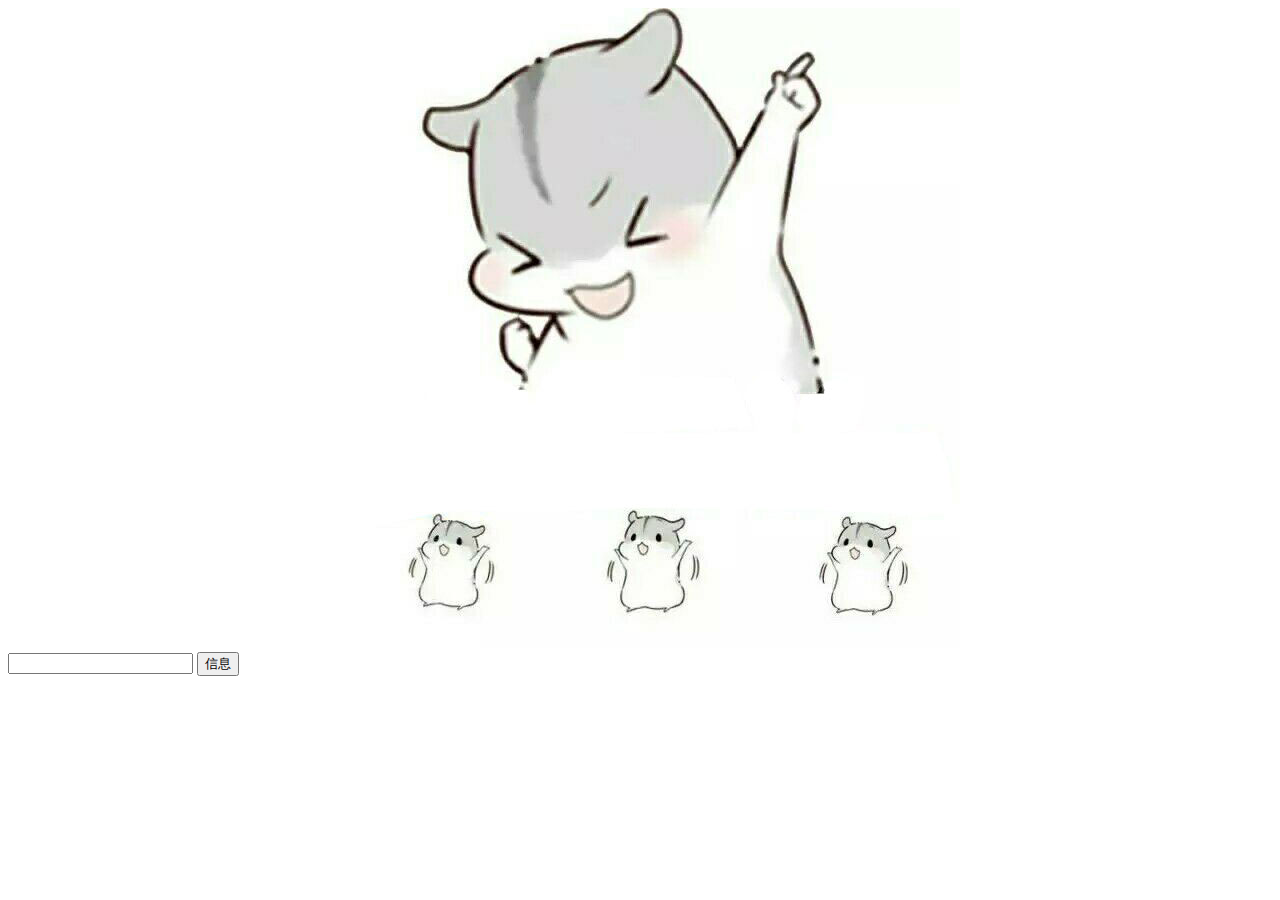
<file: index.html>
<!DOCTYPE HTML>
<html>

	<head>
		<title></title>
		<meta http-equiv="Content-Type" content="text/html; charset=utf-8">
		<meta name="renderer" content="webkit">
		<meta http-equiv="X-UA-Compatible" content="IE=edge,chrome=1">
		<meta name="viewport" content="width=device-width, initial-scale=1, maximum-scale=1">
		<meta name="apple-mobile-web-app-status-bar-style" content="black">
		<meta name="apple-mobile-web-app-capable" content="yes">
		<meta name="format-detection" content="telephone=no">

		<!-- 让IE8/9支持媒体查询，从而兼容栅格 -->
		<!--[if lt IE 9]>
		<script src="https://cdn.bootcss.com/html5shiv/3.7.3/html5shiv.min.js"></script>
		<script src="https://cdn.staticfile.org/html5shiv/r29/html5.min.js"></script>
		<script src="https://cdn.staticfile.org/respond.js/1.4.2/respond.min.js"></script>
		<script src="https://cdn.bootcss.com/picturefill/3.0.3/picturefill.min.js"></script>
	<![endif]-->

	</head>

	<body>
		<div id="div_outimg" style="margin-left: auto; margin-right: auto; width: 640px; position: relative;">

			<img id="img_doutu" src="res/img/doutu.jpg" style="position: relative;" />
			<div id="div_text" style="position: absolute; z-index: 2; bottom: 1px; font-size: 16px; background-color: #ffeeaa; cursor:move;" draggable="true">
				<!--<span id="spn_text" style="cursor: pointer;"></span>-->
			</div>
			<!--<div style="position: absolute; z-index: 1; bottom: 1px; width: 100px; height: 40px; background-color: #ffeeff;"></div>-->
		</div>

		<input type="text" id="txt_text" value="" />
		<button id="btn_info">信息</button>
	</body>

</html>
<script type="text/javascript" src="res/js/jquery.js"></script>
<script type="text/javascript" src="res/js/draggabilly.pkgd.min.js"></script>
<script>
	$(function() {

		//得到页面加载后字体层最开始的字体大小
		//var font_size=parseFloat($("#div_text").css("font-size"), 10);
		var font_size = 48;
		$("#div_text").css("font-size", font_size + "px");
		$("#div_text").css("line-height", font_size + "px");
		$("#div_text").css("height", font_size + "px");
		//通过键盘事件设置spn_text的内容与div_text的安全度与位置
		document.getElementById("txt_text").onkeyup = function() {
			var text_val = $("#txt_text").val();
			var div_width = text_val.length * font_size + 2
			$("#div_text").css("width", div_width + "px");
			//			$("#spn_text").empty();
			//			$("#spn_text").append(text_val);
			$("#div_text").empty();
			$("#div_text").append(text_val);
			$("#div_text").css("left", (($("#div_outimg").innerHeight() - div_width) / 2) + "px");
		};

		$("#div_text").draggabilly({ containment: true });
		
		$("#btn_info").click(function(){
			alert($("#div_text").css("left")+"-"+$("#div_text").css("top"));
		});
		
	});
</script>
</file>
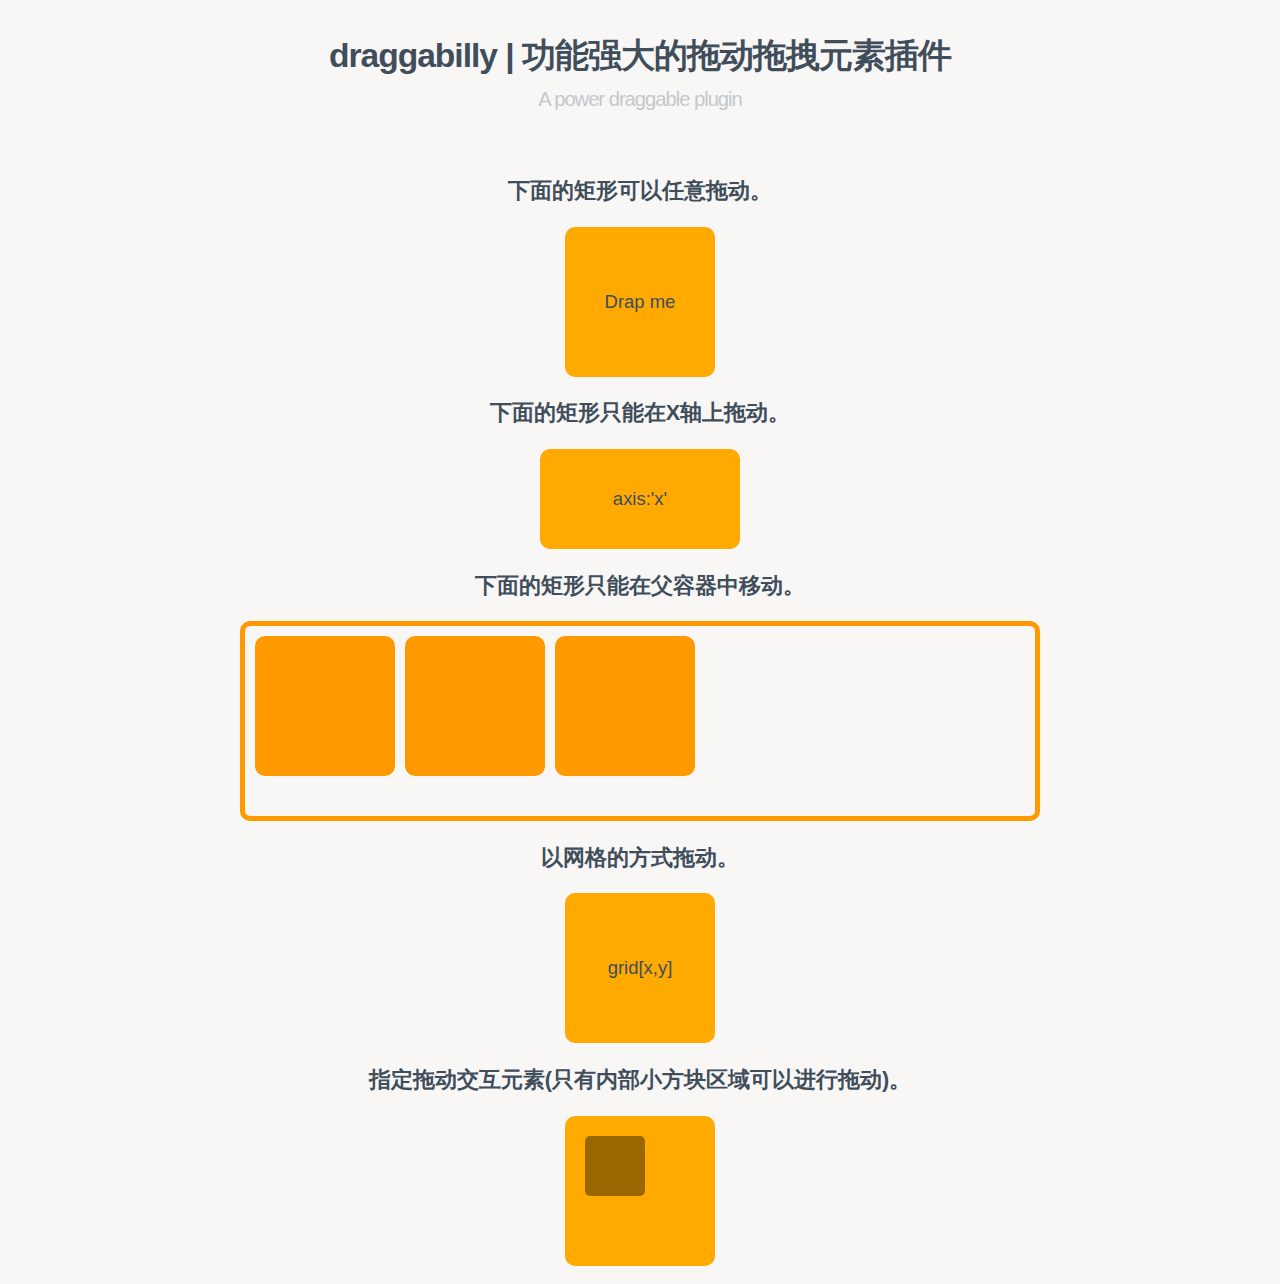
<file: tuodongdemo/index.html>
<!doctype html>
<html lang="zh">
<head>
	<meta charset="UTF-8">
	<meta http-equiv="X-UA-Compatible" content="IE=edge,chrome=1"> 
	<meta name="viewport" content="width=device-width, initial-scale=1.0">
	<title>draggabilly | 功能强大的拖动拖拽元素插件|DEMO_jQuery之家-自由分享jQuery、html5、css3的插件库</title>
	<link rel="stylesheet" type="text/css" href="css/normalize.css" />
	<link rel="stylesheet" type="text/css" href="css/default.css">
	<style type="text/css">
		.box {
		  position: relative;
	      background: #fa0;
	      border-radius: 10px;
	      z-index: 10;
	      margin:0 auto;
	    }
	    .box:hover{cursor: move;}
	    .box.is-pointer-down {
		  background: #09F;
		}
		.box.is-dragging { opacity: 0.7; }
	    .box-1{
	    	width:  150px;
	      	height: 150px;
	    }
	    .box-2{
	    	width: 200px;
	    	height: 100px;
	    }
	    .box-3{
	    	width:  150px;
	      	height: 150px;
	    }
	    .box-4{
	    	width: 150px;
	    	height: 150px;
	    	padding: 20px;
	    }
	    .total-centered {
		  position: absolute;
		  width: 100%;
		  top: 50%;
		  text-align: center;
		  -webkit-transform: translateY(-50%);
		  -moz-transform: translateY(-50%);
		  -ms-transform: translateY(-50%);
		  -o-transform: translateY(-50%);
		  transform: translateY(-50%);
		}
		.container {
		  padding: 10px;
		  border: 5px solid #F90;
		  width: 800px;
		  height: 200px;
		  border-radius: 10px;
		  margin:0 auto;
		}

		.draggable {
		  width: 140px;
		  height: 140px;
		  background: #F90;
		  border-radius: 10px;
		  margin: 0 10px 10px 0;
		  float: left;
		}
		.draggable.is-pointer-down {
		  background: #09F;
		  z-index: 12; /* above other draggies */
		}
		.handle {
		  background: #555;
		  background: hsla(0, 0%, 0%, 0.4);
		  width: 60px;
		  height: 60px;
		  border-radius: 5px;
		}
	</style>
	<!--[if IE]>
		<script src="http://libs.useso.com/js/html5shiv/3.7/html5shiv.min.js"></script>
	<![endif]-->
</head>
<body>
	<article class="htmleaf-container">
		<header class="htmleaf-header">
			<h1>draggabilly | 功能强大的拖动拖拽元素插件 <span>A power draggable plugin</span></h1>

		</header>
		<div class="htmleaf-content">
			<h3>下面的矩形可以任意拖动。</h3>
			<div class="box box-1" id="draggable1">
				<div class="total-centered">Drap me</div>
			</div>
			<h3>下面的矩形只能在X轴上拖动。</h3>
			<div class="box box-2" id="draggable2">
				<div class="total-centered">axis:'x'</div>
			</div>
			<h3>下面的矩形只能在父容器中移动。</h3>
			<div class="container">
			  <div class="draggable"></div>
			  <div class="draggable"></div>
			  <div class="draggable"></div>
			</div>
			<h3>以网格的方式拖动。</h3>
			<div class="box box-3" id="draggable3"><div class="total-centered">grid[x,y]</div></div>
			<h3>指定拖动交互元素(只有内部小方块区域可以进行拖动)。</h3>
			<div class="box box-4" id="draggable4">
			  <div class="handle"></div>
			</div>
		</div>

	</article>
	
	<script src="http://libs.useso.com/js/jquery/2.1.1/jquery.min.js" type="text/javascript"></script>
	<script>window.jQuery || document.write('<script src="js/jquery-2.1.1.min.js"><\/script>')</script>
	<script type="text/javascript" src="dist/draggabilly.pkgd.min.js"></script>
	<script type="text/javascript">
		$(function(){
			$('#draggable1').draggabilly();
			$('#draggable2').draggabilly({
				axis: 'x'
			}); 
			$('.draggable').draggabilly({ containment: true });
			$('#draggable3').draggabilly({grid: [100,100]});
			$('#draggable4').draggabilly({ handle: '.handle' });
		});
	</script>
</body>
</html>
</file>
<file: tuodongdemo/css/default.css>
@import url(http://fonts.useso.com/css?family=Raleway:200,500,700,800);
@font-face {
	font-family: 'icomoon';
	src:url('../fonts/icomoon.eot?rretjt');
	src:url('../fonts/icomoon.eot?#iefixrretjt') format('embedded-opentype'),
		url('../fonts/icomoon.woff?rretjt') format('woff'),
		url('../fonts/icomoon.ttf?rretjt') format('truetype'),
		url('../fonts/icomoon.svg?rretjt#icomoon') format('svg');
	font-weight: normal;
	font-style: normal;
}

[class^="icon-"], [class*=" icon-"] {
	font-family: 'icomoon';
	speak: none;
	font-style: normal;
	font-weight: normal;
	font-variant: normal;
	text-transform: none;
	line-height: 1;

	/* Better Font Rendering =========== */
	-webkit-font-smoothing: antialiased;
	-moz-osx-font-smoothing: grayscale;
}

body, html { font-size: 100%; 	padding: 0; margin: 0;}

/* Reset */
*,
*:after,
*:before {
	-webkit-box-sizing: border-box;
	-moz-box-sizing: border-box;
	box-sizing: border-box;
}

/* Clearfix hack by Nicolas Gallagher: http://nicolasgallagher.com/micro-clearfix-hack/ */
.clearfix:before,
.clearfix:after {
	content: " ";
	display: table;
}

.clearfix:after {
	clear: both;
}

body{
	background: #f9f7f6;
	color: #404d5b;
	font-weight: 500;
	font-size: 1.05em;
	font-family: "Segoe UI", "Lucida Grande", Helvetica, Arial, "Microsoft YaHei", FreeSans, Arimo, "Droid Sans", "wenquanyi micro hei", "Hiragino Sans GB", "Hiragino Sans GB W3", "FontAwesome", sans-serif;
}
a{color: #2fa0ec;text-decoration: none;outline: none;}
a:hover,a:focus{color:#74777b;}

.htmleaf-container{
	margin: 0 auto;
	text-align: center;
	overflow: hidden;
}
.htmleaf-content {
	font-size: 110%;
	padding: 1em 0;
}

.bgcolor-1 { background: #f0efee; }
.bgcolor-2 { background: #f9f9f9; }
.bgcolor-3 { background: #e8e8e8; }/*light grey*/
.bgcolor-4 { background: #2f3238; color: #fff; }/*Dark grey*/
.bgcolor-5 { background: #df6659; color: #521e18; }/*pink1*/
.bgcolor-6 { background: #2fa8ec; }/*sky blue*/
.bgcolor-7 { background: #d0d6d6; }/*White tea*/
.bgcolor-8 { background: #3d4444; color: #fff; }/*Dark grey2*/
.bgcolor-9 { background: #ef3f52; color: #fff;}/*pink2*/
.bgcolor-10{ background: #64448f; color: #fff;}/*Violet*/
.bgcolor-11{ background: #3755ad; color: #fff;}/*dark blue*/
.bgcolor-12{ background: #3498DB; color: #fff;}/*light blue*/
/* Header */
.htmleaf-header{
	padding: 1em 190px 1em;
	letter-spacing: -1px;
	text-align: center;
}
.htmleaf-header h1 {
	font-weight: 600;
	font-size: 2em;
	line-height: 1;
	margin-bottom: 0;
	font-family: "Segoe UI", "Lucida Grande", Helvetica, Arial, "Microsoft YaHei", FreeSans, Arimo, "Droid Sans", "wenquanyi micro hei", "Hiragino Sans GB", "Hiragino Sans GB W3", "FontAwesome", sans-serif;
}
.htmleaf-header h1 span {
	font-family: "Segoe UI", "Lucida Grande", Helvetica, Arial, "Microsoft YaHei", FreeSans, Arimo, "Droid Sans", "wenquanyi micro hei", "Hiragino Sans GB", "Hiragino Sans GB W3", "FontAwesome", sans-serif;
	display: block;
	font-size: 60%;
	font-weight: 400;
	padding: 0.8em 0 0.5em 0;
	color: #c3c8cd;
}
/*nav*/
.htmleaf-demo a{color: #1d7db1;text-decoration: none;}
.htmleaf-demo{width: 100%;padding-bottom: 1.2em;}
.htmleaf-demo a{display: inline-block;margin: 0.5em;padding: 0.6em 1em;border: 3px solid #1d7db1;font-weight: 700;}
.htmleaf-demo a:hover{opacity: 0.6;}
.htmleaf-demo a.current{background:#1d7db1;color: #fff; }
/* Top Navigation Style */
.htmleaf-links {
	position: relative;
	display: inline-block;
	white-space: nowrap;
	font-size: 1.5em;
	text-align: center;
}

.htmleaf-links::after {
	position: absolute;
	top: 0;
	left: 50%;
	margin-left: -1px;
	width: 2px;
	height: 100%;
	background: #dbdbdb;
	content: '';
	-webkit-transform: rotate3d(0,0,1,22.5deg);
	transform: rotate3d(0,0,1,22.5deg);
}

.htmleaf-icon {
	display: inline-block;
	margin: 0.5em;
	padding: 0em 0;
	width: 1.5em;
	text-decoration: none;
}

.htmleaf-icon span {
	display: none;
}

.htmleaf-icon:before {
	margin: 0 5px;
	text-transform: none;
	font-weight: normal;
	font-style: normal;
	font-variant: normal;
	font-family: 'icomoon';
	line-height: 1;
	speak: none;
	-webkit-font-smoothing: antialiased;
}
/* footer */
.htmleaf-footer{width: 100%;padding-top: 10px;}
.htmleaf-small{font-size: 0.8em;}
.center{text-align: center;}
/****/
.related {
	color: #fff;
	background: #333;
	text-align: center;
	font-size: 1.25em;
	padding: 0.5em 0;
	overflow: hidden;
}

.related > a {
	vertical-align: top;
	width: calc(100% - 20px);
	max-width: 340px;
	display: inline-block;
	text-align: center;
	margin: 20px 10px;
	padding: 25px;
	font-family: "Segoe UI", "Lucida Grande", Helvetica, Arial, "Microsoft YaHei", FreeSans, Arimo, "Droid Sans", "wenquanyi micro hei", "Hiragino Sans GB", "Hiragino Sans GB W3", "FontAwesome", sans-serif;
}
.related a {
	display: inline-block;
	text-align: left;
	margin: 20px auto;
	padding: 10px 20px;
	opacity: 0.8;
	-webkit-transition: opacity 0.3s;
	transition: opacity 0.3s;
	-webkit-backface-visibility: hidden;
}

.related a:hover,
.related a:active {
	opacity: 1;
}

.related a img {
	max-width: 100%;
	opacity: 0.8;
	border-radius: 4px;
}
.related a:hover img,
.related a:active img {
	opacity: 1;
}
.related h3{font-family: "Microsoft YaHei", sans-serif;}
.related a h3 {
	font-weight: 300;
	margin-top: 0.15em;
	color: #fff;
}
/* icomoon */
.icon-htmleaf-home-outline:before {
	content: "\e5000";
}

.icon-htmleaf-arrow-forward-outline:before {
	content: "\e5001";
}

@media screen and (max-width: 50em) {
	.htmleaf-header {
		padding: 3em 10% 4em;
	}
	.htmleaf-header h1 {
        font-size:2em;
    }
}


@media screen and (max-width: 40em) {
	.htmleaf-header h1 {
		font-size: 1.5em;
	}
}

@media screen and (max-width: 30em) {
    .htmleaf-header h1 {
        font-size:1.2em;
    }
}
</file>
